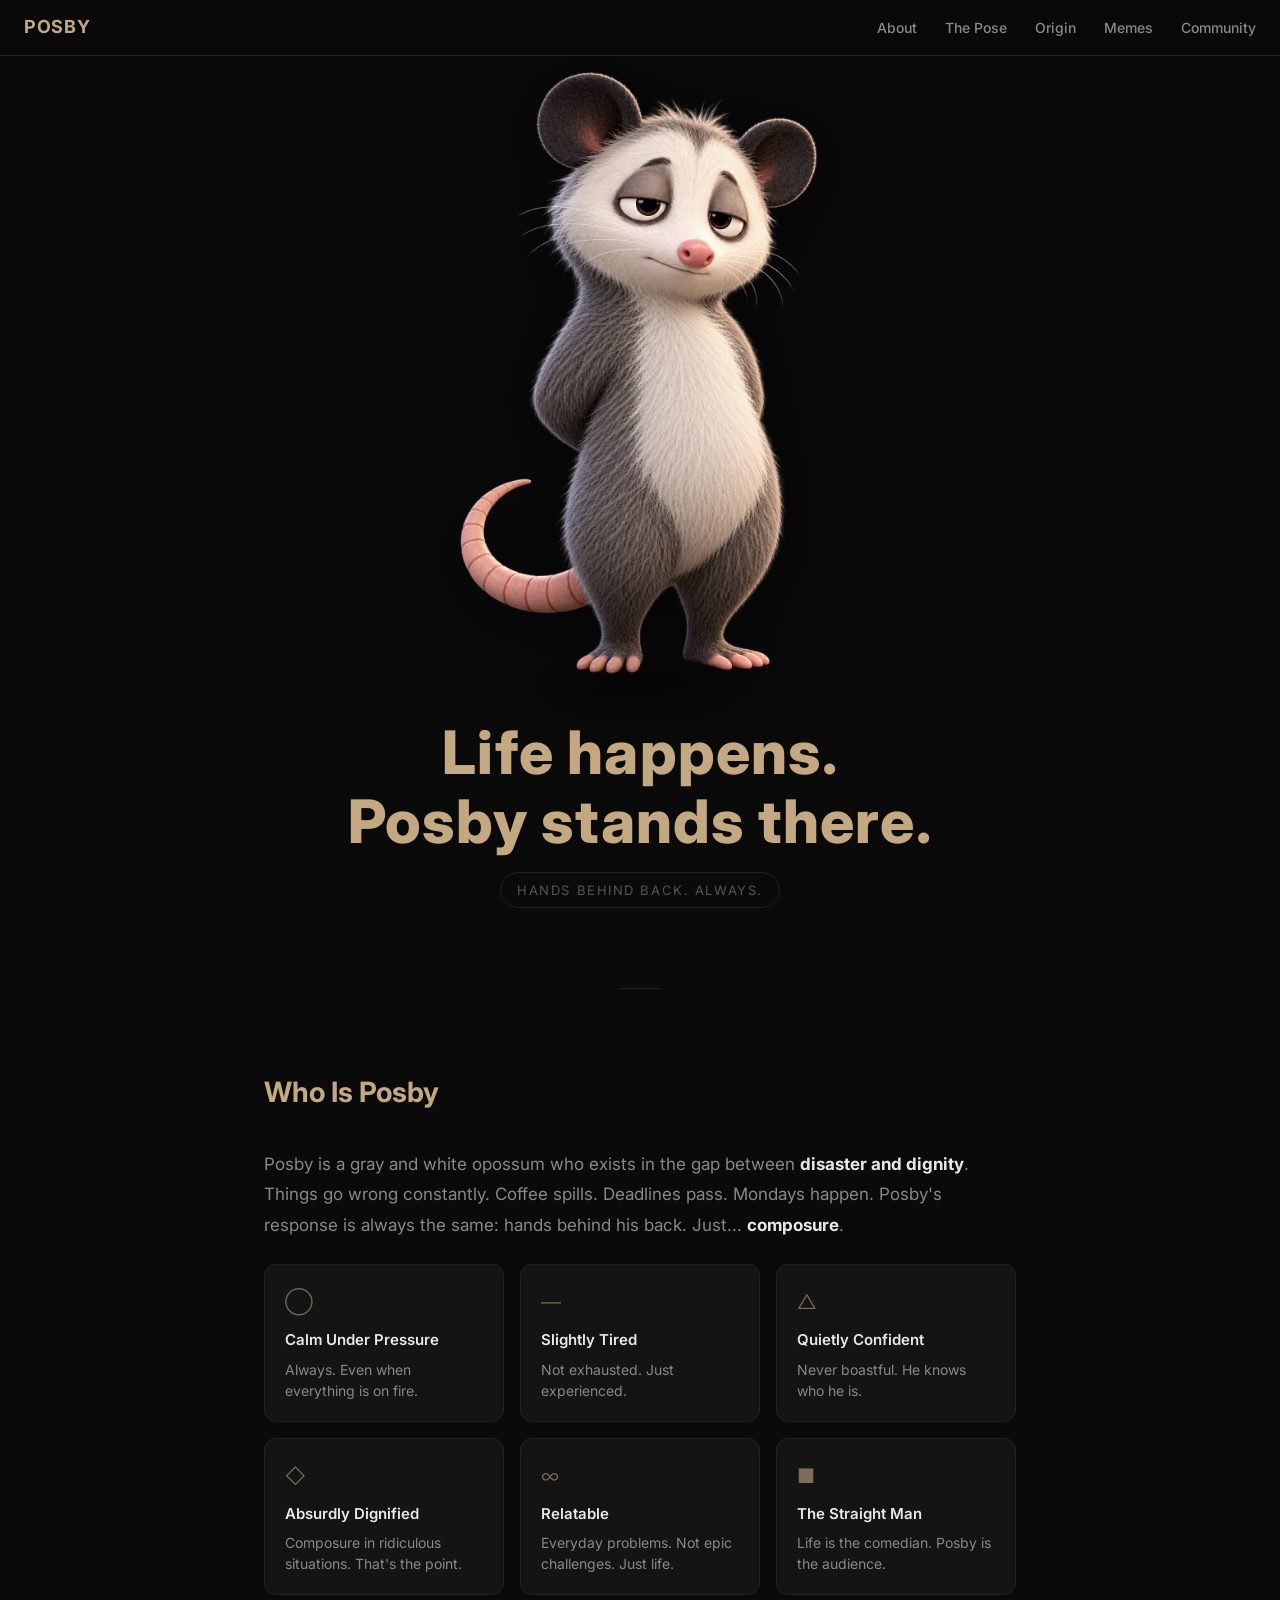
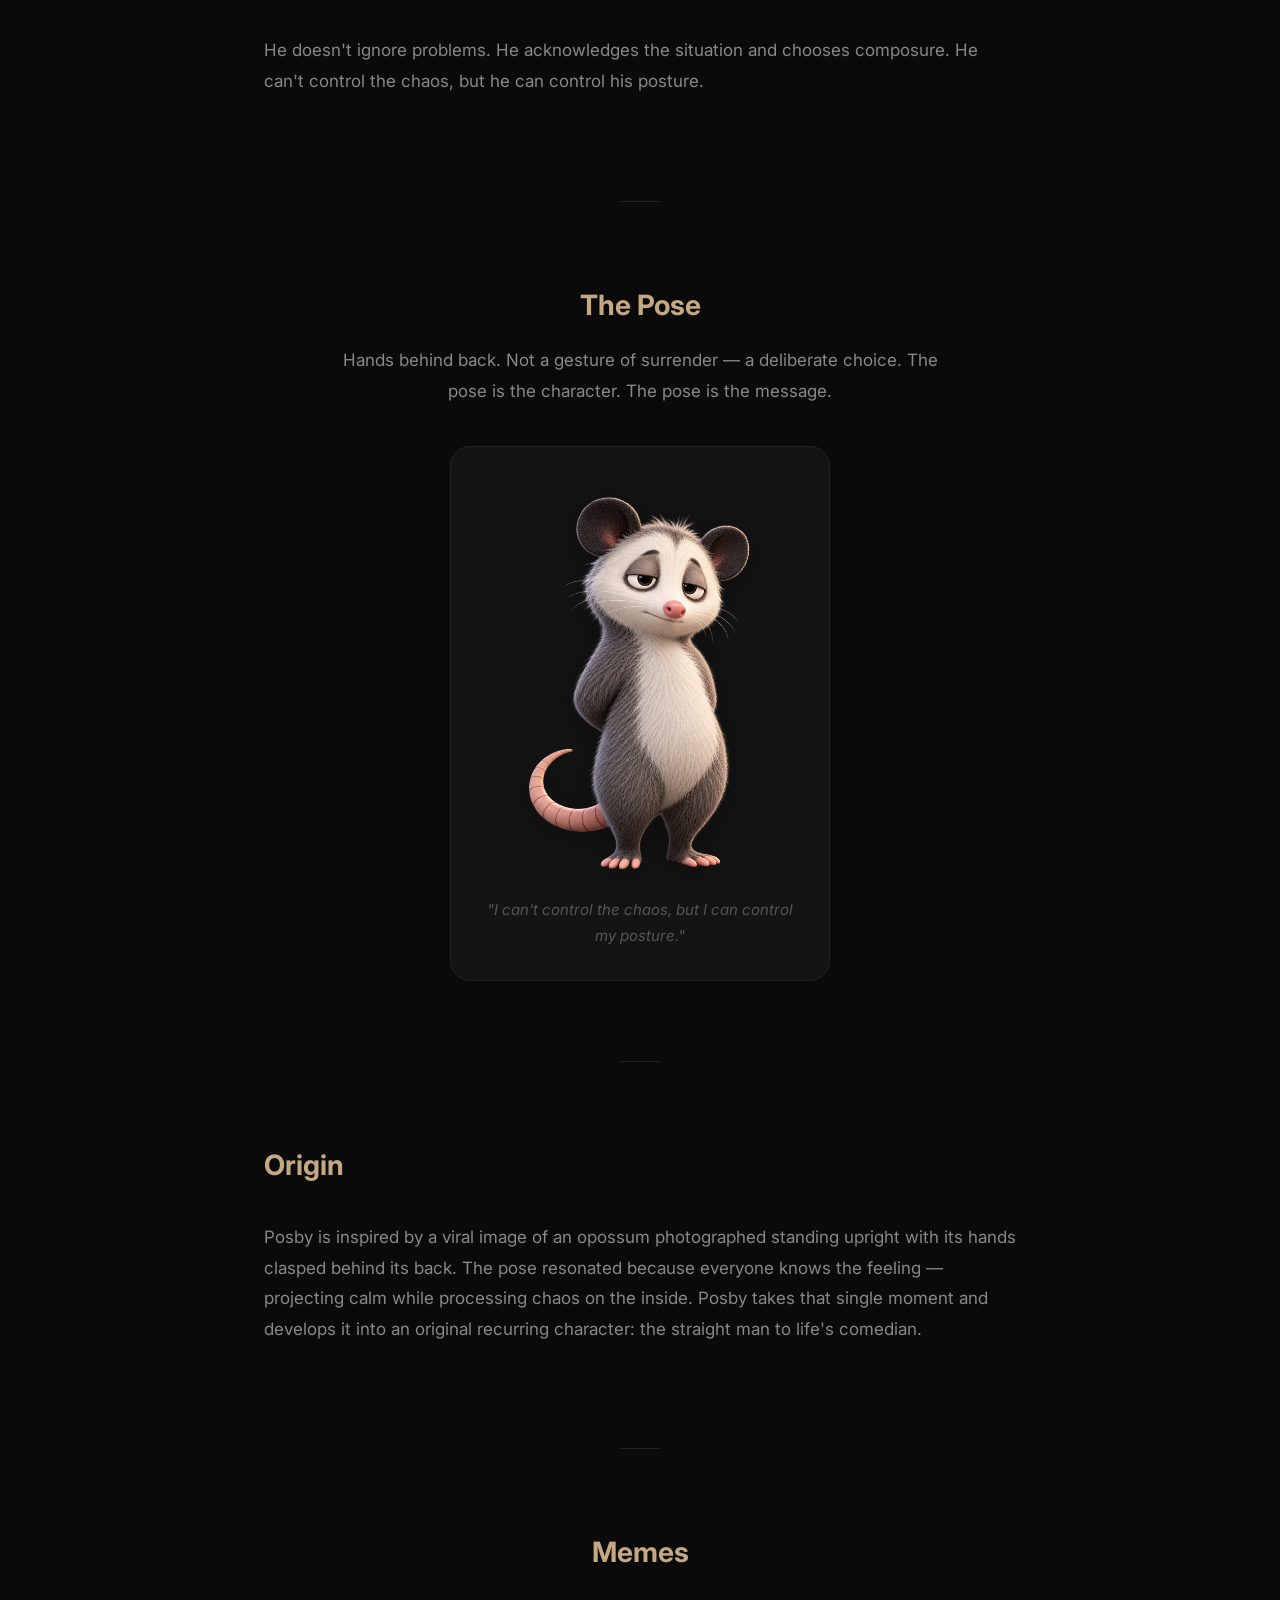
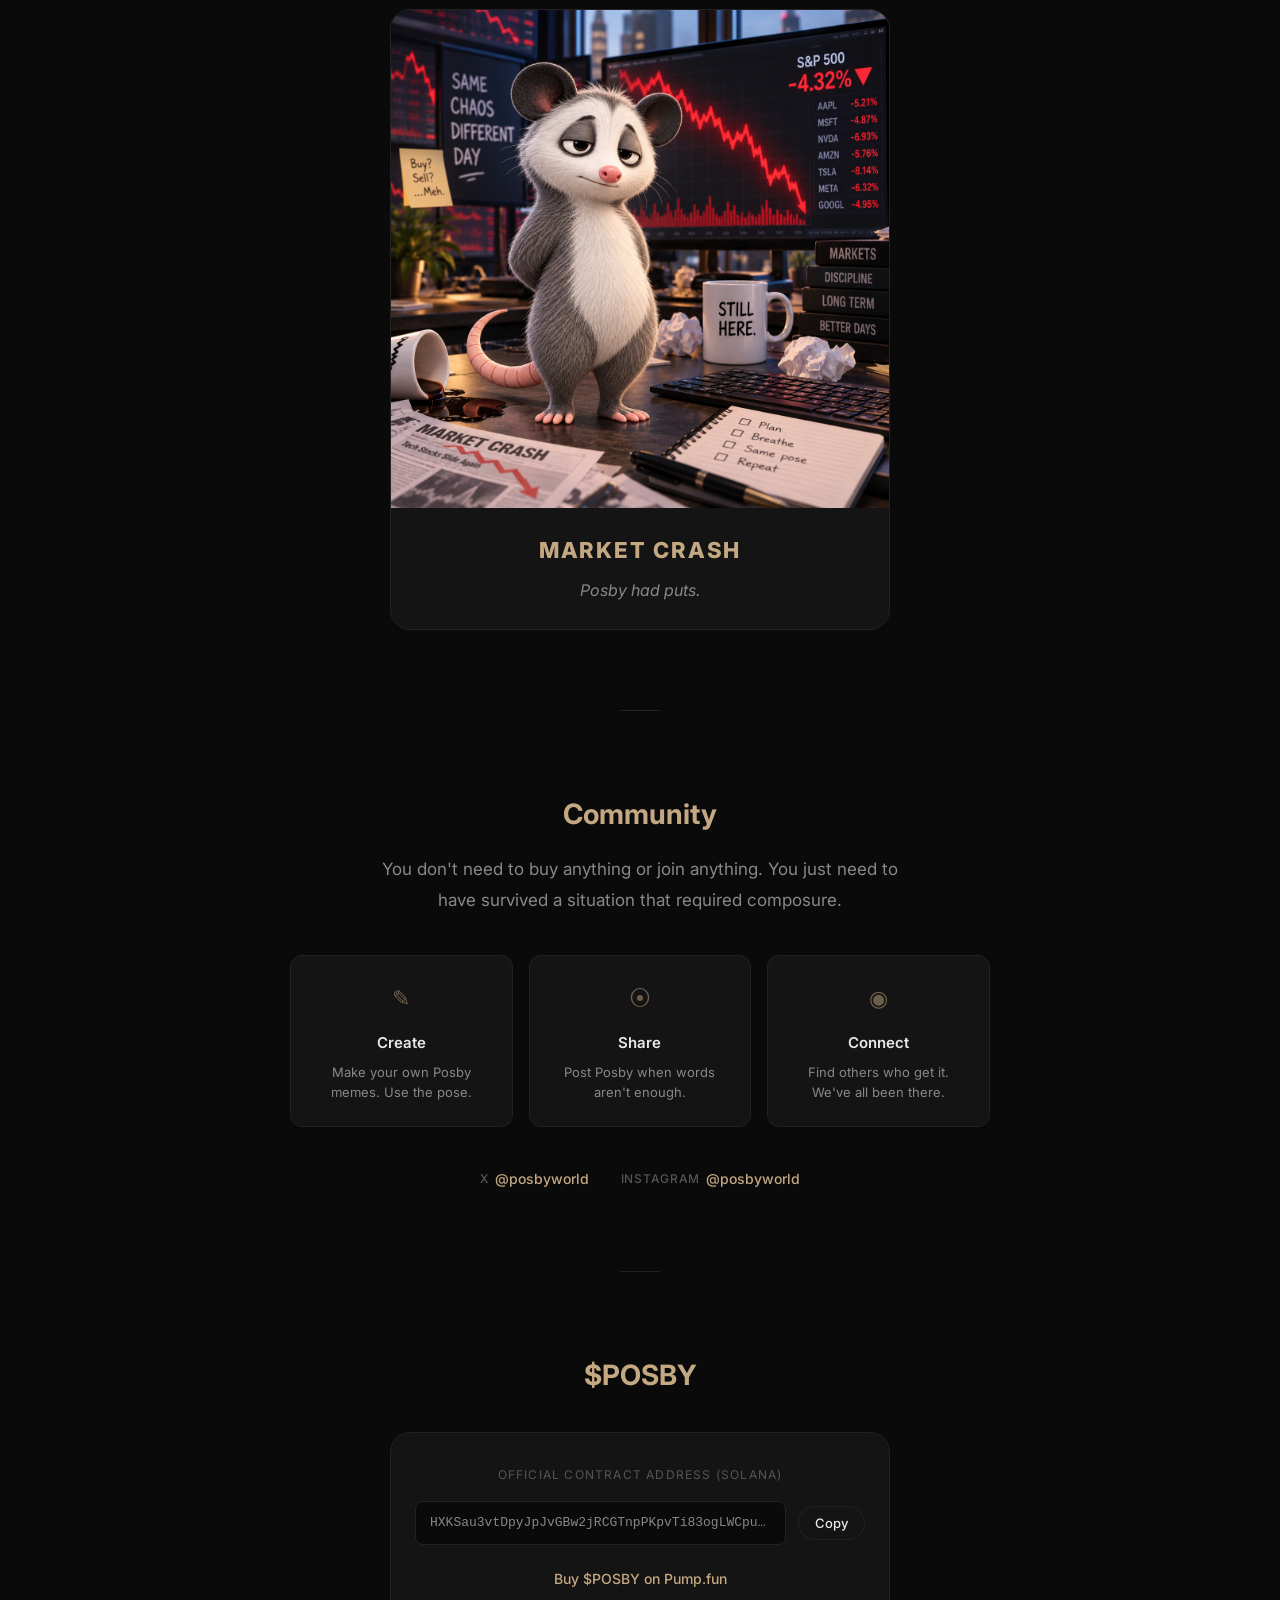
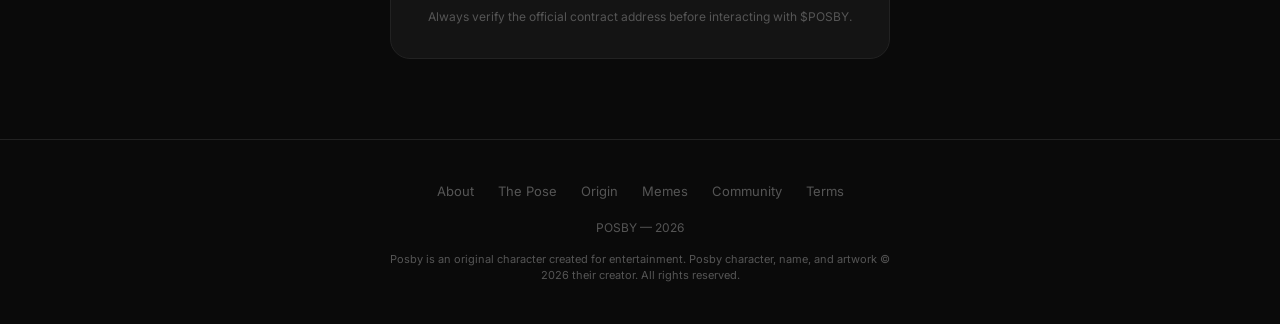
<file: index.html>
<!DOCTYPE html>
<html lang="en">
<head>
  <meta charset="UTF-8">
  <meta name="viewport" content="width=device-width, initial-scale=1.0">
  <title>POSBY — Life happens. Posby stands there.</title>
  <meta name="description" content="Posby is an opossum who stands there with his hands behind his back.">
  <meta property="og:title" content="POSBY — Life happens. Posby stands there.">
  <meta property="og:description" content="Posby is an opossum who stands there with his hands behind his back.">
  <meta property="og:image" content="https://posby.world/assets/images/posby-master.png">
  <meta property="og:url" content="https://posby.world">
  <meta property="og:type" content="website">
  <meta name="twitter:card" content="summary_large_image">
  <meta name="twitter:title" content="POSBY — Life happens. Posby stands there.">
  <meta name="twitter:description" content="Posby is an opossum who stands there with his hands behind his back.">
  <meta name="twitter:image" content="https://posby.world/assets/images/posby-master.png">
  <link rel="icon" type="image/svg+xml" href="assets/images/favicon.svg">
  <link rel="preconnect" href="https://fonts.googleapis.com">
  <link rel="preconnect" href="https://fonts.gstatic.com" crossorigin>
  <link href="https://fonts.googleapis.com/css2?family=Inter:wght@400;500;600;700;800&display=swap" rel="stylesheet">
  <link rel="stylesheet" href="assets/css/style.css">
</head>
<body>

<!-- NAV -->
<nav>
  <a href="#" class="logo">POSBY</a>
  <button class="nav-toggle" onclick="document.querySelector('.nav-links').classList.toggle('open')" aria-label="Menu">&#9776;</button>
  <ul class="nav-links">
    <li><a href="#about">About</a></li>
    <li><a href="#pose">The Pose</a></li>
    <li><a href="#origin">Origin</a></li>
    <li><a href="#memes">Memes</a></li>
    <li><a href="#community">Community</a></li>
  </ul>
</nav>

<!-- HERO -->
<section class="hero">
  <div class="hero-image-wrap">
    <img src="assets/images/posby-master.png" alt="Posby — an opossum standing calmly with hands behind his back" class="hero-image" loading="eager">
  </div>
  <h1>Life happens.<br>Posby stands there.</h1>
  <span class="pose-label">Hands behind back. Always.</span>
</section>

<div class="divider"></div>

<!-- ABOUT -->
<section class="about fade-in" id="about">
  <h2>Who Is Posby</h2>
  <p class="description">
    Posby is a gray and white opossum who exists in the gap between <strong>disaster and dignity</strong>.
    Things go wrong constantly. Coffee spills. Deadlines pass. Mondays happen.
    Posby's response is always the same: hands behind his back. Just... <strong>composure</strong>.
  </p>

  <div class="trait-grid">
    <div class="trait-card">
      <div class="trait-icon">&#9711;</div>
      <h3>Calm Under Pressure</h3>
      <p>Always. Even when everything is on fire.</p>
    </div>
    <div class="trait-card">
      <div class="trait-icon">&#8212;</div>
      <h3>Slightly Tired</h3>
      <p>Not exhausted. Just experienced.</p>
    </div>
    <div class="trait-card">
      <div class="trait-icon">&#9651;</div>
      <h3>Quietly Confident</h3>
      <p>Never boastful. He knows who he is.</p>
    </div>
    <div class="trait-card">
      <div class="trait-icon">&#9671;</div>
      <h3>Absurdly Dignified</h3>
      <p>Composure in ridiculous situations. That's the point.</p>
    </div>
    <div class="trait-card">
      <div class="trait-icon">&#8734;</div>
      <h3>Relatable</h3>
      <p>Everyday problems. Not epic challenges. Just life.</p>
    </div>
    <div class="trait-card">
      <div class="trait-icon">&#9632;</div>
      <h3>The Straight Man</h3>
      <p>Life is the comedian. Posby is the audience.</p>
    </div>
  </div>

  <p class="description">
    He doesn't ignore problems. He acknowledges the situation and chooses composure.
    He can't control the chaos, but he can control his posture.
  </p>
</section>

<div class="divider"></div>

<!-- THE POSE -->
<section class="pose-section fade-in" id="pose">
  <h2>The Pose</h2>
  <p class="pose-description">
    Hands behind back. Not a gesture of surrender — a deliberate choice.
    The pose is the character. The pose is the message.
  </p>
  <div class="pose-visual">
    <img src="assets/images/posby-master.png" alt="Posby in the signature hands-behind-back pose" class="pose-image">
    <p class="pose-text">"I can't control the chaos, but I can control my posture."</p>
  </div>
</section>

<div class="divider"></div>

<!-- ORIGIN -->
<section class="origin fade-in" id="origin">
  <h2>Origin</h2>
  <p class="story">
    Posby is inspired by a viral image of an opossum photographed standing upright
    with its hands clasped behind its back. The pose resonated because everyone knows
    the feeling — projecting calm while processing chaos on the inside.
    Posby takes that single moment and develops it into an original recurring character:
    the straight man to life's comedian.
  </p>
</section>

<div class="divider"></div>

<!-- FEATURED MEME -->
<section class="gallery fade-in" id="memes">
  <h2>Memes</h2>
  <div class="featured-meme">
    <div class="featured-meme-image-wrap">
      <img src="assets/images/posby-market-crash.png" alt="Posby during a market crash — standing calmly with hands behind his back" class="featured-meme-image" loading="lazy">
    </div>
    <div class="featured-meme-text">
      <div class="featured-meme-title">MARKET CRASH</div>
      <div class="featured-meme-caption">Posby had puts.</div>
    </div>
  </div>
</section>

<div class="divider"></div>

<!-- COMMUNITY -->
<section class="community fade-in" id="community">
  <h2>Community</h2>
  <p class="community-text">
    You don't need to buy anything or join anything.
    You just need to have survived a situation that required composure.
  </p>

  <div class="community-grid">
    <div class="community-card">
      <div class="card-icon">&#9998;</div>
      <h3>Create</h3>
      <p>Make your own Posby memes. Use the pose.</p>
    </div>
    <div class="community-card">
      <div class="card-icon">&#10687;</div>
      <h3>Share</h3>
      <p>Post Posby when words aren't enough.</p>
    </div>
    <div class="community-card">
      <div class="card-icon">&#9673;</div>
      <h3>Connect</h3>
      <p>Find others who get it. We've all been there.</p>
    </div>
  </div>

  <div class="social-links">
    <a href="https://x.com/posbyworld" class="social-link" target="_blank" rel="noopener">
      <span class="social-platform">X</span> <span class="social-handle">@posbyworld</span>
    </a>
    <a href="https://www.instagram.com/posbyworld/" class="social-link" target="_blank" rel="noopener">
      <span class="social-platform">Instagram</span> <span class="social-handle">@posbyworld</span>
    </a>
  </div>
</section>

<div class="divider"></div>

<!-- TOKEN -->
<section class="token fade-in" id="token">
  <h2>$POSBY</h2>

  <div class="token-card">
    <div class="token-label">Official Contract Address (Solana)</div>
    <div class="token-address-row">
      <code class="token-address">HXKSau3vtDpyJpJvGBw2jRCGTnpPKpvTi83ogLWCpump</code>
      <button class="token-copy" onclick="navigator.clipboard.writeText('HXKSau3vtDpyJpJvGBw2jRCGTnpPKpvTi83ogLWCpump').then(()=>{this.textContent='Copied';setTimeout(()=>{this.textContent='Copy'},1500)})">Copy</button>
    </div>
    <a href="https://pump.fun/coin/HXKSau3vtDpyJpJvGBw2jRCGTnpPKpvTi83ogLWCpump"
       class="token-link" target="_blank" rel="noopener">
      Buy $POSBY on Pump.fun
      </a>
      <p class="token-verify">Always verify the official contract address before interacting with $POSBY.</p>
    </div>
  </section>

<!-- FOOTER -->
<footer>
  <div class="footer-links">
    <a href="#about">About</a>
    <a href="#pose">The Pose</a>
    <a href="#origin">Origin</a>
    <a href="#memes">Memes</a>
    <a href="#community">Community</a>
    <a href="terms.html">Terms</a>
  </div>
  <p class="copyright">POSBY &mdash; 2026</p>
  <p class="disclaimer">
    Posby is an original character created for entertainment.
    Posby character, name, and artwork &copy; 2026 their creator. All rights reserved.
  </p>
</footer>

<!-- SCROLL ANIMATION -->
<script>
  const observer = new IntersectionObserver((entries) => {
    entries.forEach(entry => {
      if (entry.isIntersecting) {
        entry.target.classList.add('visible');
      }
    });
  }, { threshold: 0.1 });

  document.querySelectorAll('.fade-in').forEach(el => observer.observe(el));
</script>

</body>
</html>
</file>
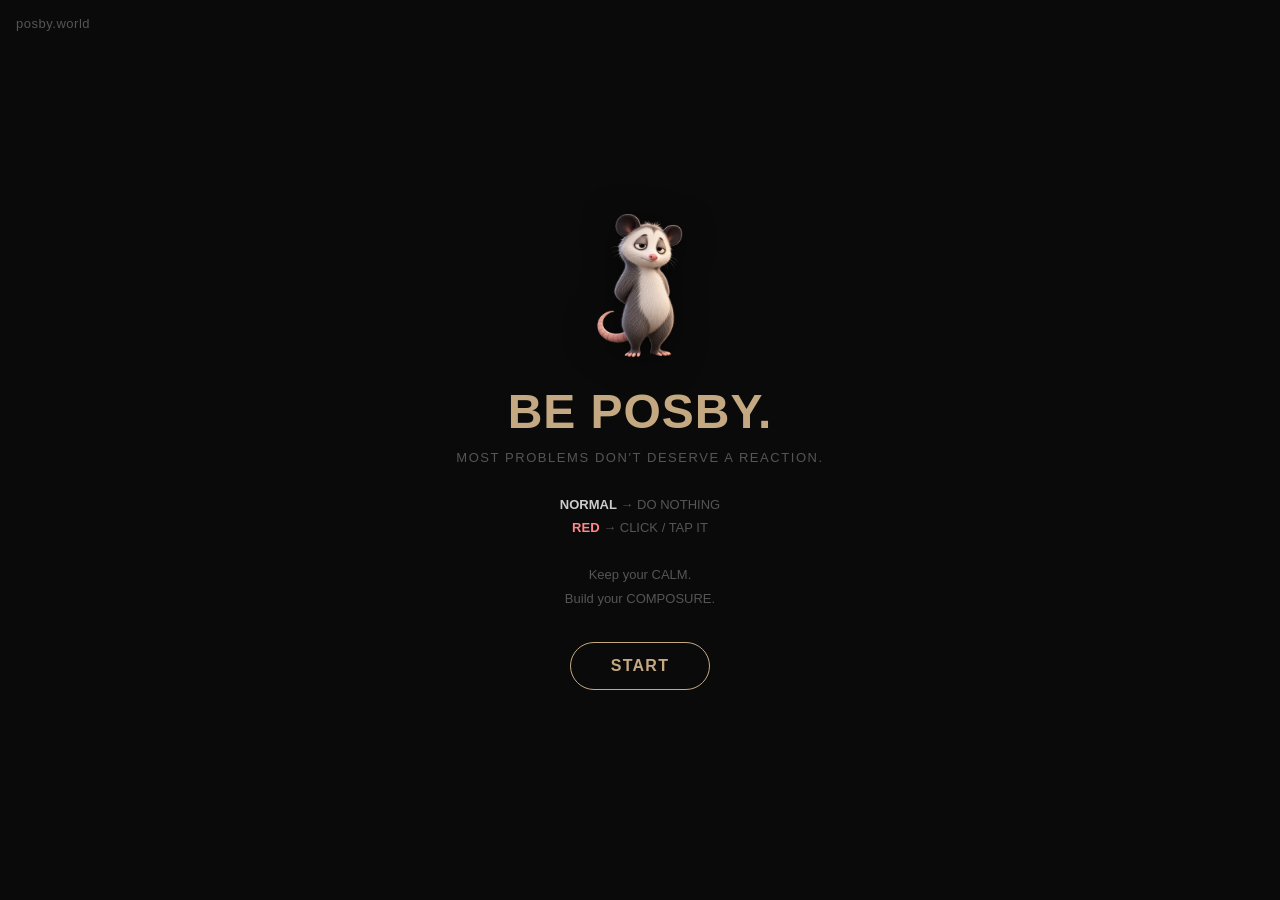
<file: game/index.html>
<!DOCTYPE html>
<html lang="en">
<head>
  <meta charset="UTF-8">
  <meta name="viewport" content="width=device-width, initial-scale=1.0, user-scalable=no">
  <title>DON'T MOVE POSBY</title>
  <style>
    * { margin: 0; padding: 0; box-sizing: border-box; }

    body {
      background: #0a0a0a;
      color: #e8e8e8;
      font-family: 'Inter', -apple-system, BlinkMacSystemFont, 'Segoe UI', sans-serif;
      overflow: hidden;
      height: 100vh;
      height: 100dvh;
      touch-action: manipulation;
      -webkit-user-select: none;
      user-select: none;
    }

    #game {
      position: relative;
      width: 100%;
      height: 100vh;
      height: 100dvh;
      overflow: hidden;
    }

    /* HUD */
    #hud {
      position: absolute;
      top: 0;
      left: 0;
      right: 0;
      padding: 12px 16px;
      z-index: 10;
      display: flex;
      justify-content: space-between;
      align-items: center;
      background: linear-gradient(to bottom, rgba(10,10,10,0.9) 0%, transparent 100%);
      pointer-events: none;
    }

    .hud-left, .hud-right {
      display: flex;
      flex-direction: column;
      gap: 4px;
    }

    .hud-center {
      display: flex;
      flex-direction: column;
      align-items: center;
      gap: 2px;
    }

    .hud-label {
      font-size: 10px;
      text-transform: uppercase;
      letter-spacing: 0.12em;
      color: #555;
    }

    .hud-value {
      font-size: 20px;
      font-weight: 700;
      font-variant-numeric: tabular-nums;
    }

    #composure-value { color: #c4a882; }
    #calm-value { color: #888; }

    .calm-bar-wrap {
      width: 100%;
      height: 4px;
      background: #222;
      border-radius: 2px;
      overflow: hidden;
      margin-top: 4px;
    }

    #calm-bar {
      height: 100%;
      width: 100%;
      background: #c4a882;
      border-radius: 2px;
      transition: width 0.3s ease, background 0.3s ease;
    }

    /* STREAK */
    #streak-display {
      font-size: 14px;
      font-weight: 700;
      color: #666;
      transition: color 0.3s, transform 0.3s;
    }

    #streak-display.milestone {
      color: #c4a882;
      transform: scale(1.3);
    }

    /* POSBY */
    #posby-wrap {
      position: absolute;
      bottom: 10%;
      left: 50%;
      transform: translateX(-50%);
      z-index: 5;
      pointer-events: none;
    }

    #posby-img {
      width: 160px;
      height: auto;
      display: block;
      filter: drop-shadow(0 4px 24px rgba(0,0,0,0.6));
    }

    @media (max-width: 640px) {
      #posby-img { width: 120px; }
      #hud { padding: 8px 12px; }
      .hud-value { font-size: 16px; }
    }

    /* SITUATIONS */
    .situation {
      position: absolute;
      z-index: 8;
      padding: 12px 18px;
      border-radius: 12px;
      font-size: 14px;
      font-weight: 600;
      white-space: nowrap;
      pointer-events: none;
      opacity: 0;
      animation: fadeIn 0.3s ease forwards;
    }

    .situation.fake {
      background: rgba(20, 20, 20, 0.9);
      border: 1px solid #333;
      color: #ccc;
    }

    .situation.real {
      background: rgba(60, 15, 15, 0.95);
      border: 1px solid #a33;
      color: #f88;
      box-shadow: 0 0 20px rgba(200, 50, 50, 0.3);
      animation: fadeIn 0.3s ease forwards, pulse 0.8s ease-in-out infinite;
    }

    @keyframes fadeIn {
      to { opacity: 1; }
    }

    @keyframes pulse {
      0%, 100% { box-shadow: 0 0 20px rgba(200, 50, 50, 0.3); }
      50% { box-shadow: 0 0 30px rgba(200, 50, 50, 0.6); }
    }

    /* FEEDBACK */
    .feedback {
      position: absolute;
      z-index: 20;
      font-size: 18px;
      font-weight: 700;
      pointer-events: none;
      animation: floatUp 1s ease forwards;
    }

    .feedback.good { color: #8c8; }
    .feedback.bad { color: #c88; }

    @keyframes floatUp {
      0% { opacity: 1; transform: translateY(0); }
      100% { opacity: 0; transform: translateY(-60px); }
    }

    /* SCREENS */
    .screen {
      position: absolute;
      inset: 0;
      display: flex;
      flex-direction: column;
      align-items: center;
      justify-content: center;
      z-index: 50;
      background: rgba(10, 10, 10, 0.95);
      text-align: center;
      padding: 24px;
    }

    .screen h1 {
      font-size: clamp(28px, 7vw, 48px);
      font-weight: 800;
      color: #c4a882;
      margin-bottom: 8px;
      letter-spacing: 0.02em;
    }

    .screen h2 {
      font-size: clamp(20px, 4vw, 32px);
      font-weight: 700;
      color: #c4a882;
      margin-bottom: 16px;
    }

    .screen p {
      font-size: 15px;
      color: #888;
      line-height: 1.7;
      max-width: 400px;
      margin-bottom: 24px;
    }

    .screen .subtitle {
      font-size: 13px;
      color: #555;
      text-transform: uppercase;
      letter-spacing: 0.12em;
      margin-bottom: 24px;
    }

    .stat-row {
      display: flex;
      gap: 32px;
      margin-bottom: 24px;
      flex-wrap: wrap;
      justify-content: center;
    }

    .stat {
      text-align: center;
    }

    .stat-label {
      font-size: 11px;
      color: #555;
      text-transform: uppercase;
      letter-spacing: 0.1em;
      margin-bottom: 4px;
    }

    .stat-value {
      font-size: 28px;
      font-weight: 800;
      color: #c4a882;
      font-variant-numeric: tabular-nums;
    }

    .game-over-line {
      font-size: 16px;
      color: #666;
      font-style: italic;
      margin-bottom: 12px;
    }

    .mistakes-line {
      font-size: 13px;
      color: #555;
      margin-bottom: 24px;
    }

    .btn {
      display: inline-block;
      padding: 14px 40px;
      border: 1px solid #c4a882;
      border-radius: 24px;
      color: #c4a882;
      font-size: 16px;
      font-weight: 700;
      font-family: inherit;
      background: transparent;
      cursor: pointer;
      transition: background 0.2s, color 0.2s;
      -webkit-tap-highlight-color: transparent;
      letter-spacing: 0.08em;
    }

    .btn:hover, .btn:active {
      background: #c4a882;
      color: #0a0a0a;
    }

    .btn-x {
      display: inline-block;
      padding: 14px 40px;
      border: 1px solid #fff;
      border-radius: 24px;
      color: #fff;
      font-size: 16px;
      font-weight: 700;
      font-family: inherit;
      background: transparent;
      cursor: pointer;
      transition: background 0.2s, color 0.2s;
      -webkit-tap-highlight-color: transparent;
      letter-spacing: 0.08em;
    }

    .btn-x:hover, .btn-x:active {
      background: #fff;
      color: #0a0a0a;
    }

    .btn-row {
      display: flex;
      gap: 12px;
      justify-content: center;
      flex-wrap: wrap;
    }

    .hidden { display: none !important; }

    .posby-small {
      width: 100px;
      height: auto;
      margin-bottom: 24px;
      filter: drop-shadow(0 4px 16px rgba(0,0,0,0.5));
    }

    .how-to {
      font-size: 13px;
      color: #555;
      line-height: 1.8;
      max-width: 340px;
      margin-bottom: 32px;
    }

    .how-to strong {
      color: #c4a882;
      font-weight: 600;
    }

    .back-link {
      position: absolute;
      top: 16px;
      left: 16px;
      font-size: 13px;
      color: #555;
      text-decoration: none;
      letter-spacing: 0.04em;
      transition: color 0.2s;
      z-index: 60;
    }

    .back-link:hover { color: #c4a882; }

    .rule-normal {
      color: #ccc;
      font-weight: 700;
    }

    .rule-red {
      color: #f88;
      font-weight: 700;
    }

    /* TEACHING MESSAGES */
    .teach-msg {
      position: absolute;
      z-index: 30;
      left: 50%;
      top: 20%;
      transform: translateX(-50%);
      background: rgba(20, 20, 20, 0.95);
      border: 1px solid #333;
      border-radius: 12px;
      padding: 14px 24px;
      font-size: 15px;
      font-weight: 600;
      color: #c4a882;
      text-align: center;
      pointer-events: none;
      white-space: nowrap;
      animation: teachIn 0.4s ease forwards;
    }

    .teach-msg.red-msg {
      border-color: #a33;
      color: #f88;
      animation: teachIn 0.4s ease forwards, pulse 0.8s ease-in-out infinite;
    }

    @keyframes teachIn {
      0% { opacity: 0; transform: translateX(-50%) translateY(10px); }
      100% { opacity: 1; transform: translateX(-50%) translateY(0); }
    }

    /* STREAK POPUP */
    .streak-popup {
      position: absolute;
      z-index: 25;
      left: 50%;
      top: 40%;
      transform: translateX(-50%);
      font-size: 24px;
      font-weight: 800;
      color: #c4a882;
      pointer-events: none;
      animation: streakPop 1.2s ease forwards;
      text-shadow: 0 0 20px rgba(196, 168, 130, 0.5);
    }

    @keyframes streakPop {
      0% { opacity: 0; transform: translateX(-50%) scale(0.5); }
      30% { opacity: 1; transform: translateX(-50%) scale(1.2); }
      60% { opacity: 1; transform: translateX(-50%) scale(1); }
      100% { opacity: 0; transform: translateX(-50%) translateY(-40px); }
    }
  </style>
</head>
<body>

<div id="game">
  <!-- HUD -->
  <div id="hud" class="hidden">
    <div class="hud-left">
      <span class="hud-label">Composure</span>
      <span class="hud-value" id="composure-value">0</span>
    </div>
    <div class="hud-center">
      <span class="hud-label">Unbothered</span>
      <span id="streak-display">×0</span>
    </div>
    <div class="hud-right">
      <span class="hud-label">Calm</span>
      <span class="hud-value" id="calm-value">100%</span>
      <div class="calm-bar-wrap"><div id="calm-bar"></div></div>
    </div>
  </div>

  <!-- POSBY -->
  <div id="posby-wrap" class="hidden">
    <img src="../assets/images/posby-master.png" alt="Posby" id="posby-img">
  </div>

  <!-- INSTRUCTION SCREEN -->
  <div class="screen" id="start-screen">
    <a href="/" class="back-link">posby.world</a>
    <img src="../assets/images/posby-master.png" alt="Posby" class="posby-small">
    <h1>BE POSBY.</h1>
    <p class="subtitle">Most problems don't deserve a reaction.</p>
    <div class="how-to">
      <span class="rule-normal">NORMAL</span> → DO NOTHING<br>
      <span class="rule-red">RED</span> → CLICK / TAP IT<br><br>
      Keep your CALM.<br>Build your COMPOSURE.
    </div>
    <button class="btn" id="start-btn">START</button>
  </div>

  <!-- GAME OVER SCREEN -->
  <div class="screen hidden" id="gameover-screen">
    <a href="/" class="back-link">posby.world</a>
    <img src="../assets/images/posby-master.png" alt="Posby" class="posby-small">
    <h2>GAME OVER</h2>
    <div class="stat-row">
      <div class="stat">
        <div class="stat-label">Composure</div>
        <div class="stat-value" id="final-composure">0</div>
      </div>
      <div class="stat">
        <div class="stat-label">Best</div>
        <div class="stat-value" id="best-composure">0</div>
      </div>
      <div class="stat">
        <div class="stat-label">Survived</div>
        <div class="stat-value" id="survival-time">0s</div>
      </div>
    </div>
    <p class="mistakes-line" id="mistakes-line"></p>
    <p class="game-over-line" id="gameover-line">Life happened. You stood there.</p>
    <div class="btn-row">
      <button class="btn" id="restart-btn">AGAIN</button>
      <button class="btn-x" id="share-btn">SHARE ON X</button>
    </div>
  </div>
</div>

<script>
(function() {
  // ELEMENTS
  const game = document.getElementById('game');
  const hud = document.getElementById('hud');
  const posbyWrap = document.getElementById('posby-wrap');
  const composureEl = document.getElementById('composure-value');
  const calmEl = document.getElementById('calm-value');
  const calmBar = document.getElementById('calm-bar');
  const streakDisplay = document.getElementById('streak-display');
  const startScreen = document.getElementById('start-screen');
  const gameoverScreen = document.getElementById('gameover-screen');
  const startBtn = document.getElementById('start-btn');
  const restartBtn = document.getElementById('restart-btn');
  const finalComposure = document.getElementById('final-composure');
  const bestComposure = document.getElementById('best-composure');
  const survivalTime = document.getElementById('survival-time');
  const mistakesLine = document.getElementById('mistakes-line');
  const gameoverLine = document.getElementById('gameover-line');
  const shareBtn = document.getElementById('share-btn');

  // GAME STATE
  let composure = 0;
  let calm = 100;
  let running = false;
  let startTime = 0;
  let elapsed = 0;
  let spawnTimer = 0;
  let situations = [];
  let animFrame = null;
  let lastTime = 0;

  // V1 POLISH STATE
  let streak = 0;
  let mistakes = 0;   // unnecessary reactions (tapped fake or empty space)
  let panics = 0;     // missed real situations (red reached Posby)
  let bestStreak = 0;

  // FIRST-GAME TEACHING
  let isFirstGame = !localStorage.getItem('posby_played');
  let taughtFake = false;
  let taughtReal = false;

  // SITUATIONS
  const FAKE_SITUATIONS = [
    { text: 'WE NEED TO TALK', emoji: '💬' },
    { text: 'Your package has been delayed', emoji: '📦' },
    { text: 'SERVER DOWN', emoji: '🖥️' },
    { text: 'Phone ringing...', emoji: '📱' },
    { text: 'Favorite team losing 47-3', emoji: '🏈' },
    { text: 'Boss: "Quick call?"', emoji: '👔' },
    { text: '3 new emails from HR', emoji: '📧' },
    { text: 'Meeting could have been an email', emoji: '📋' },
    { text: 'Someone ate your lunch', emoji: '🥪' },
    { text: 'WiFi disconnected', emoji: '📶' },
    { text: 'Printer jammed again', emoji: '🖨️' },
    { text: 'Your Uber is 15 min away', emoji: '🚗' },
    { text: 'Someone replied-all', emoji: '📨' },
    { text: 'Coffee machine broken', emoji: '☕' },
    { text: 'Monday morning, 6:47 AM', emoji: '⏰' },
    { text: 'DoorDash order wrong', emoji: '🥡' },
    { text: 'Spotify ad in the middle of a vibe', emoji: '🎵' },
    { text: 'Low battery warning', emoji: '🔋' },
    { text: 'Group chat has 47 unread messages', emoji: '💬' },
    { text: 'Someone stole your parking spot', emoji: '🅿️' },
    { text: 'Excel crashed without saving', emoji: '📊' },
    { text: 'Train delayed "few minutes"', emoji: '🚇' },
    { text: 'Your ex liked your photo', emoji: '📸' },
    { text: '499 Slack notifications', emoji: '🔔' },
  ];

  const REAL_SITUATIONS = [
    { text: 'FINAL BOARDING CALL', emoji: '✈️' },
    { text: 'Laptop on fire', emoji: '🔥' },
    { text: 'Bus is leaving NOW', emoji: '🚌' },
    { text: 'Your turn to present', emoji: '🎤' },
    { text: 'Object heading at your face', emoji: '💥' },
    { text: 'Falling coffee cup', emoji: '☕' },
    { text: 'Door closing — RUN', emoji: '🚪' },
    { text: 'Ball coming at you', emoji: '⚽' },
    { text: 'Someone pushed you', emoji: '🫸' },
    { text: 'Catch your phone!', emoji: '📱' },
    { text: 'Dodge the bird!', emoji: '🐦' },
    { text: 'Hot soup tipping over', emoji: '🍜' },
  ];

  // FUNNY MESSAGES: unnecessary reactions (tapped a fake or empty space)
  const UNNECESSARY_REACTIONS = [
    'That was nothing.',
    'Calm down.',
    'Bro. It was a Slack notification.',
    'Posby does not flinch.',
    'You panicked at a printer.',
    'Relax. The WiFi will come back.',
    'That did not require a tap.',
    'Lunch theft is not an emergency.',
    'You just got ratio\'d by your own reflexes.',
    'Unnecessary.',
    'HR can wait.',
    'The parking spot is gone. Let it go.',
    'It\'s just a group chat.',
    'That was a vibe check, not a threat.',
    'You flinched. Posby didn\'t.',
    'Boss said "quick call" not "emergency."',
    'Netflix buffer is not a crisis.',
    '499 Slack notifs. Not a single one mattered.',
  ];

  // FUNNY MESSAGES: missed real situations (red reached Posby)
  const MISSED_REAL = [
    'That one was real. Oops.',
    'The bus left without you.',
    'Your laptop is still on fire.',
    'Posby took the hit.',
    'You had ONE job.',
    'The soup got everywhere.',
    'That bird did not dodge itself.',
    'Boarding call: missed.',
    'Your phone is now shattered.',
    'The door closed. You\'re still here.',
    'The ball hit. You didn\'t move.',
    'Should have tapped that one.',
  ];

  const GAMEOVER_LINES = {
    good: [
      'Life happened. You stood there.',
      'Composure level: legendary.',
      'Posby would be proud.',
      'Noted.',
      'Hands behind back. Always.',
      'You survived the chaos with dignity.',
      'Life is the comedian. You were the audience.',
      'Fine.',
      'Still here.',
    ],
    mid: [
      'Room for improvement.',
      'You tried. Sort of.',
      'Posby has concerns.',
      'Almost unbothered.',
      'The composure is developing.',
    ],
    bad: [
      'Posby is disappointed.',
      'You flinched at everything.',
      'Deep breaths. Try again.',
      'Composure was not found.',
      'That was... reactive.',
    ]
  };

  function rand(min, max) { return Math.random() * (max - min) + min; }
  function pick(arr) { return arr[Math.floor(Math.random() * arr.length)]; }

  // STREAK DISPLAY
  function updateStreakDisplay() {
    streakDisplay.textContent = '×' + streak;
    if (streak >= 20) {
      streakDisplay.style.color = '#f88';
    } else if (streak >= 10) {
      streakDisplay.style.color = '#c4a882';
    } else if (streak >= 5) {
      streakDisplay.style.color = '#aa8';
    } else {
      streakDisplay.style.color = '#666';
    }
  }

  function checkStreakMilestone() {
    if (streak === 5 || streak === 10 || streak === 20) {
      showStreakPopup('×' + streak + ' UNBOTHERED');
      streakDisplay.classList.add('milestone');
      setTimeout(() => streakDisplay.classList.remove('milestone'), 600);
    }
    // Ongoing ×20+ flashes every 10
    if (streak > 20 && streak % 10 === 0) {
      showStreakPopup('×' + streak + ' UNBOTHERED');
      streakDisplay.classList.add('milestone');
      setTimeout(() => streakDisplay.classList.remove('milestone'), 600);
    }
  }

  function showStreakPopup(text) {
    const el = document.createElement('div');
    el.className = 'streak-popup';
    el.textContent = text;
    game.appendChild(el);
    setTimeout(() => el.remove(), 1200);
  }

  function resetStreak() {
    streak = 0;
    updateStreakDisplay();
  }

  // TEACHING MESSAGE
  function showTeach(text, isRed) {
    const el = document.createElement('div');
    el.className = 'teach-msg' + (isRed ? ' red-msg' : '');
    el.textContent = text;
    game.appendChild(el);
    setTimeout(() => {
      el.style.transition = 'opacity 0.4s';
      el.style.opacity = '0';
      setTimeout(() => el.remove(), 400);
    }, 2000);
  }

  // SPAWN SITUATION
  function spawnSituation() {
    const phase = elapsed < 10 ? 0 : elapsed < 25 ? 1 : elapsed < 40 ? 2 : 3;
    const realChance = phase === 0 ? 0.05 : phase === 1 ? 0.15 : phase === 2 ? 0.25 : 0.35;
    const isReal = Math.random() < realChance;
    const data = isReal ? pick(REAL_SITUATIONS) : pick(FAKE_SITUATIONS);

    const el = document.createElement('div');
    el.className = 'situation ' + (isReal ? 'real' : 'fake');
    el.textContent = data.emoji + ' ' + data.text;

    // Spawn from edges
    const side = Math.floor(Math.random() * 4); // 0=top, 1=right, 2=bottom, 3=left
    const vw = window.innerWidth;
    const vh = window.innerHeight;
    let x, y, tx, ty;

    // Target: center area where Posby is
    const cx = vw / 2;
    const cy = vh * 0.7;

    switch (side) {
      case 0: x = rand(10, vw - 10); y = -50; break;
      case 1: x = vw + 50; y = rand(10, vh - 10); break;
      case 2: x = rand(10, vw - 10); y = vh + 50; break;
      case 3: x = -50; y = rand(10, vh - 10); break;
    }

    // Target slightly offset from center so they don't all stack
    tx = cx + rand(-80, 80);
    ty = cy + rand(-60, 20);

    el.style.left = x + 'px';
    el.style.top = y + 'px';

    const speed = Math.max(0.4, 1 - elapsed * 0.012); // faster over time
    const duration = rand(1.5, 3) * speed;

    game.appendChild(el);

    const sit = {
      el: el,
      isReal: isReal,
      data: data,
      x: x, y: y,
      tx: tx, ty: ty,
      startX: x, startY: y,
      progress: 0,
      duration: duration,
      active: true,
      resolved: false,
    };

    situations.push(sit);

    // First-game teaching messages
    if (isFirstGame) {
      if (!isReal && !taughtFake) {
        taughtFake = true;
        showTeach("Don't tap. Posby doesn't care.", false);
      } else if (isReal && !taughtReal) {
        taughtReal = true;
        showTeach('This one matters. TAP IT.', true);
      }
    }
  }

  // FEEDBACK POPUP
  function showFeedback(text, good, x, y) {
    const el = document.createElement('div');
    el.className = 'feedback ' + (good ? 'good' : 'bad');
    el.textContent = text;
    el.style.left = x + 'px';
    el.style.top = y + 'px';
    game.appendChild(el);
    setTimeout(() => el.remove(), 1000);
  }

  // CONTEXTUAL MESSAGE (floating, different from feedback)
  function showContextMsg(text, x, y) {
    const el = document.createElement('div');
    el.className = 'feedback';
    el.style.color = '#777';
    el.style.fontSize = '13px';
    el.style.fontWeight = '500';
    el.style.fontStyle = 'italic';
    el.textContent = text;
    el.style.left = x + 'px';
    el.style.top = (y + 30) + 'px';
    game.appendChild(el);
    setTimeout(() => el.remove(), 1500);
  }

  // UPDATE HUD
  function updateHUD() {
    composureEl.textContent = Math.floor(composure);
    calmEl.textContent = Math.floor(calm) + '%';
    calmBar.style.width = calm + '%';
    calmBar.style.background = calm > 50 ? '#c4a882' : calm > 25 ? '#c88' : '#c44';
    updateStreakDisplay();
  }

  // GAME LOOP
  function gameLoop(time) {
    if (!running) return;

    if (!lastTime) lastTime = time;
    const dt = (time - lastTime) / 1000;
    lastTime = time;

    elapsed = (time - startTime) / 1000;

    // Spawn rate increases over time
    const spawnInterval = Math.max(0.6, 2 - elapsed * 0.035);
    spawnTimer += dt;
    if (spawnTimer >= spawnInterval) {
      spawnTimer = 0;
      spawnSituation();
    }

    // Passive composure gain (standing still = composure)
    composure += dt * 5 * (1 + elapsed * 0.05);

    // Update situations
    for (let i = situations.length - 1; i >= 0; i--) {
      const sit = situations[i];
      if (!sit.active) {
        situations.splice(i, 1);
        continue;
      }

      sit.progress += dt / sit.duration;

      // Ease out movement
      const t = Math.min(1, sit.progress);
      const ease = 1 - (1 - t) * (1 - t);
      const cx = sit.startX + (sit.tx - sit.startX) * ease;
      const cy = sit.startY + (sit.ty - sit.startY) * ease;
      sit.el.style.left = cx + 'px';
      sit.el.style.top = cy + 'px';
      sit.x = cx;
      sit.y = cy;

      // Reached Posby
      if (sit.progress >= 1 && !sit.resolved) {
        sit.resolved = true;
        if (sit.isReal) {
          // Real threat reached Posby — bad
          calm -= 15;
          panics++;
          showFeedback('-15 calm', false, sit.x, sit.y);
          showContextMsg(pick(MISSED_REAL), sit.x, sit.y);
          resetStreak();
        } else {
          // Fake threat reached Posby — good, you didn't react
          composure += 20;
          streak++;
          if (streak > bestStreak) bestStreak = streak;
          showFeedback('+20', true, sit.x, sit.y);
          checkStreakMilestone();
        }
        sit.el.style.opacity = '0';
        sit.el.style.transition = 'opacity 0.3s';
        setTimeout(() => {
          sit.el.remove();
          sit.active = false;
        }, 300);
      }

      // Clean up off-screen or old
      if (sit.progress > 1.5) {
        sit.el.remove();
        sit.active = false;
      }
    }

    updateHUD();

    // Check game over
    if (calm <= 0) {
      calm = 0;
      gameOver();
      return;
    }

    animFrame = requestAnimationFrame(gameLoop);
  }

  // PLAYER TAP
  function handleTap(e) {
    if (!running) return;
    e.preventDefault();

    const tapX = e.clientX || (e.touches && e.touches[0].clientX);
    const tapY = e.clientY || (e.touches && e.touches[0].clientY);

    // Check if tap was near any situation
    let hitReal = false;
    let hitFake = false;
    let hitSit = null;

    for (const sit of situations) {
      if (!sit.active || sit.resolved) continue;
      const dx = tapX - sit.x;
      const dy = tapY - sit.y;
      const dist = Math.sqrt(dx * dx + dy * dy);

      if (dist < 120) {
        hitSit = sit;
        if (sit.isReal) {
          hitReal = true;
        } else {
          hitFake = true;
        }
        break;
      }
    }

    if (hitSit) {
      hitSit.resolved = true;
      hitSit.el.style.opacity = '0';
      hitSit.el.style.transition = 'opacity 0.2s';
      setTimeout(() => {
        hitSit.el.remove();
        hitSit.active = false;
      }, 200);

      if (hitReal) {
        composure += 30;
        streak++;
        if (streak > bestStreak) bestStreak = streak;
        showFeedback('+30', true, hitSit.x, hitSit.y);
        checkStreakMilestone();
      } else {
        calm -= 10;
        mistakes++;
        showFeedback('-10 calm', false, hitSit.x, hitSit.y);
        showContextMsg(pick(UNNECESSARY_REACTIONS), hitSit.x, hitSit.y);
        resetStreak();
      }
    } else {
      // Tapped empty space — unnecessary reaction
      calm -= 3;
      mistakes++;
      showFeedback('-3 calm', false, tapX, tapY);
      showContextMsg(pick(UNNECESSARY_REACTIONS), tapX, tapY);
      resetStreak();
    }

    updateHUD();
  }

  // GET JUDGMENT LINE
  function getJudgmentLine(score) {
    if (score >= 500 && mistakes <= 2 && panics <= 1) {
      return pick(GAMEOVER_LINES.good);
    } else if (mistakes + panics >= 8) {
      return pick(GAMEOVER_LINES.bad);
    } else {
      return pick(GAMEOVER_LINES.mid);
    }
  }

  // START GAME
  function startGame() {
    composure = 0;
    calm = 100;
    running = true;
    startTime = performance.now();
    elapsed = 0;
    spawnTimer = 0;
    lastTime = 0;
    situations = [];
    taughtFake = false;
    taughtReal = false;
    streak = 0;
    bestStreak = 0;
    mistakes = 0;
    panics = 0;

    // Clear old situations and popups
    document.querySelectorAll('.situation').forEach(el => el.remove());
    document.querySelectorAll('.feedback').forEach(el => el.remove());
    document.querySelectorAll('.streak-popup').forEach(el => el.remove());

    startScreen.classList.add('hidden');
    gameoverScreen.classList.add('hidden');
    hud.classList.remove('hidden');
    posbyWrap.classList.remove('hidden');

    updateHUD();
    animFrame = requestAnimationFrame(gameLoop);
  }

  // GAME OVER
  function gameOver() {
    running = false;
    if (animFrame) cancelAnimationFrame(animFrame);

    // Mark first game as played
    if (isFirstGame) {
      localStorage.setItem('posby_played', '1');
      isFirstGame = false;
    }

    const timeStr = Math.floor(elapsed) + 's';
    const score = Math.floor(composure);

    // Personal best
    let best = parseInt(localStorage.getItem('posby_best') || '0');
    if (score > best) {
      best = score;
      localStorage.setItem('posby_best', best);
    }

    finalComposure.textContent = score;
    bestComposure.textContent = best;
    survivalTime.textContent = timeStr;

    // Mistakes/panics line
    const totalIssues = mistakes + panics;
    let issuesText = '';
    if (totalIssues === 0) {
      issuesText = 'Zero mistakes. Zero panics. Perfect.';
    } else {
      const parts = [];
      if (mistakes > 0) parts.push(mistakes + ' mistake' + (mistakes > 1 ? 's' : ''));
      if (panics > 0) parts.push(panics + ' panic' + (panics > 1 ? 's' : ''));
      issuesText = parts.join(' · ');
      if (bestStreak >= 5) {
        issuesText += ' · Best streak: ×' + bestStreak;
      }
    }
    mistakesLine.textContent = issuesText;

    // Judgment line based on performance
    gameoverLine.textContent = getJudgmentLine(score);

    hud.classList.add('hidden');
    posbyWrap.classList.add('hidden');
    gameoverScreen.classList.remove('hidden');

    // Store run stats for share button
    shareBtn.dataset.time = timeStr;
    shareBtn.dataset.score = score;
    shareBtn.dataset.streak = bestStreak;
  }

  // EVENTS
  startBtn.addEventListener('click', startGame);
  restartBtn.addEventListener('click', startGame);

  shareBtn.addEventListener('click', function() {
    const time = shareBtn.dataset.time || '0s';
    const score = shareBtn.dataset.score || '0';
    const streak = shareBtn.dataset.streak || '0';
    const text = 'I survived ' + time + ' with ' + score + ' COMPOSURE and a \u00d7' + streak + ' UNBOTHERED streak.\n\nHands behind back. Always.\n\nhttps://posby.world/game/\n\n#POSBY';
    window.open('https://x.com/intent/post?text=' + encodeURIComponent(text), '_blank');
  });

  game.addEventListener('click', handleTap);
  game.addEventListener('touchstart', function(e) {
    if (running) {
      e.preventDefault();
      handleTap({
        clientX: e.touches[0].clientX,
        clientY: e.touches[0].clientY,
        preventDefault: function() {}
      });
    }
  }, { passive: false });
})();
</script>

</body>
</html>
</file>
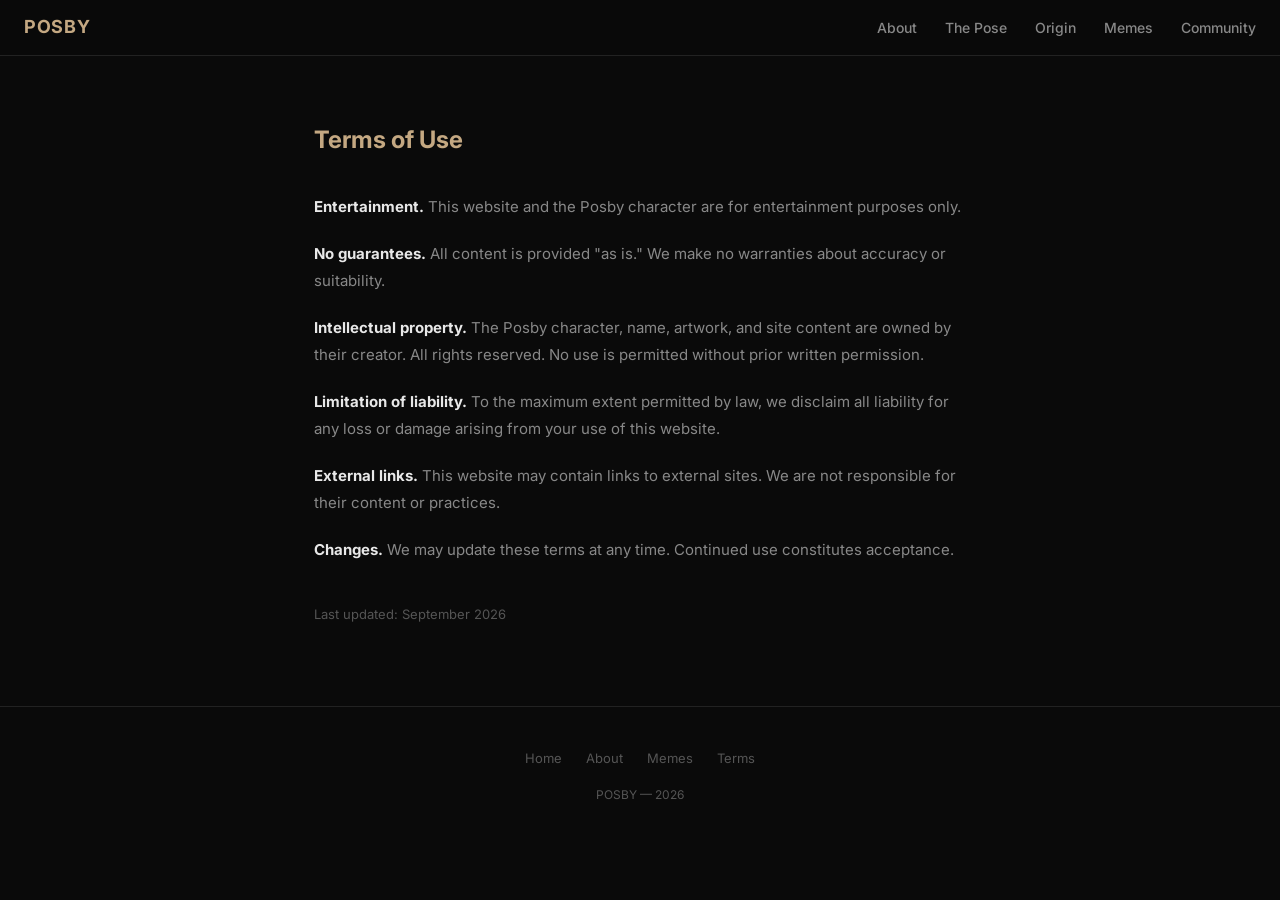
<file: terms.html>
<!DOCTYPE html>
<html lang="en">
<head>
  <meta charset="UTF-8">
  <meta name="viewport" content="width=device-width, initial-scale=1.0">
  <title>POSBY — Terms</title>
  <meta name="description" content="Terms of use for the Posby website.">
  <link rel="icon" type="image/svg+xml" href="assets/images/favicon.svg">
  <link rel="preconnect" href="https://fonts.googleapis.com">
  <link rel="preconnect" href="https://fonts.gstatic.com" crossorigin>
  <link href="https://fonts.googleapis.com/css2?family=Inter:wght@400;500;600;700;800&display=swap" rel="stylesheet">
  <link rel="stylesheet" href="assets/css/style.css">
</head>
<body>

<nav>
  <a href="/" class="logo">POSBY</a>
  <button class="nav-toggle" onclick="document.querySelector('.nav-links').classList.toggle('open')" aria-label="Menu">&#9776;</button>
  <ul class="nav-links">
    <li><a href="/#about">About</a></li>
    <li><a href="/#pose">The Pose</a></li>
    <li><a href="/#origin">Origin</a></li>
    <li><a href="/#memes">Memes</a></li>
    <li><a href="/#community">Community</a></li>
  </ul>
</nav>

<section style="padding-top: 120px; max-width: 700px;">
  <h2 style="color: var(--accent); margin-bottom: 32px;">Terms of Use</h2>

  <div style="font-size: 15px; color: var(--text-muted); line-height: 1.8;">
    <p style="margin-bottom: 20px;">
      <strong style="color: var(--text);">Entertainment.</strong>
      This website and the Posby character are for entertainment purposes only.
    </p>

    <p style="margin-bottom: 20px;">
      <strong style="color: var(--text);">No guarantees.</strong>
      All content is provided "as is." We make no warranties about accuracy or suitability.
    </p>

    <p style="margin-bottom: 20px;">
      <strong style="color: var(--text);">Intellectual property.</strong>
      The Posby character, name, artwork, and site content are owned by their creator.
      All rights reserved. No use is permitted without prior written permission.
    </p>

    <p style="margin-bottom: 20px;">
      <strong style="color: var(--text);">Limitation of liability.</strong>
      To the maximum extent permitted by law, we disclaim all liability for any loss
      or damage arising from your use of this website.
    </p>

    <p style="margin-bottom: 20px;">
      <strong style="color: var(--text);">External links.</strong>
      This website may contain links to external sites. We are not responsible for
      their content or practices.
    </p>

    <p style="margin-bottom: 20px;">
      <strong style="color: var(--text);">Changes.</strong>
      We may update these terms at any time. Continued use constitutes acceptance.
    </p>

    <p style="font-size: 13px; color: var(--text-dim); margin-top: 40px;">
      Last updated: September 2026
    </p>
  </div>
</section>

<footer>
  <div class="footer-links">
    <a href="/">Home</a>
    <a href="/#about">About</a>
    <a href="/#memes">Memes</a>
    <a href="/terms">Terms</a>
  </div>
  <p class="copyright">POSBY &mdash; 2026</p>
</footer>

</body>
</html>
</file>
<file: assets/css/style.css>
/* POSBY — Character-first website */
/* Dark theme, mobile-first, fast */

:root {
  --bg: #0a0a0a;
  --bg-card: #141414;
  --bg-card-hover: #1a1a1a;
  --text: #e8e8e8;
  --text-muted: #888;
  --text-dim: #555;
  --accent: #c4a882;
  --accent-light: #d4bc9a;
  --border: #222;
  --border-light: #2a2a2a;
  --radius: 12px;
  --radius-lg: 20px;
  --font: 'Inter', -apple-system, BlinkMacSystemFont, 'Segoe UI', sans-serif;
}

* { margin: 0; padding: 0; box-sizing: border-box; }

html {
  scroll-behavior: smooth;
  -webkit-text-size-adjust: 100%;
}

body {
  font-family: var(--font);
  background: var(--bg);
  color: var(--text);
  line-height: 1.7;
  font-size: 16px;
  overflow-x: hidden;
}

/* ---- NAV ---- */
nav {
  position: fixed;
  top: 0;
  left: 0;
  right: 0;
  z-index: 100;
  background: rgba(10,10,10,0.85);
  backdrop-filter: blur(12px);
  -webkit-backdrop-filter: blur(12px);
  border-bottom: 1px solid var(--border);
  padding: 0 24px;
  height: 56px;
  display: flex;
  align-items: center;
  justify-content: space-between;
}

nav .logo {
  font-size: 18px;
  font-weight: 700;
  letter-spacing: 0.04em;
  color: var(--accent);
  text-decoration: none;
}

nav .nav-links {
  display: flex;
  gap: 28px;
  list-style: none;
}

nav .nav-links a {
  color: var(--text-muted);
  text-decoration: none;
  font-size: 14px;
  font-weight: 500;
  transition: color 0.2s;
}

nav .nav-links a:hover { color: var(--text); }

/* Mobile nav toggle */
.nav-toggle { display: none; background: none; border: none; color: var(--text); font-size: 24px; cursor: pointer; }

@media (max-width: 640px) {
  .nav-toggle { display: block; }
  nav .nav-links {
    display: none;
    position: absolute;
    top: 56px;
    left: 0;
    right: 0;
    background: rgba(10,10,10,0.95);
    backdrop-filter: blur(12px);
    flex-direction: column;
    padding: 16px 24px;
    gap: 16px;
    border-bottom: 1px solid var(--border);
  }
  nav .nav-links.open { display: flex; }
  nav .nav-links a { font-size: 16px; }
}

/* ---- SECTIONS ---- */
section {
  padding: 80px 24px;
  max-width: 800px;
  margin: 0 auto;
}

/* ---- HERO ---- */
.hero {
  min-height: 100vh;
  display: flex;
  flex-direction: column;
  align-items: center;
  justify-content: center;
  text-align: center;
  padding-top: 56px;
  gap: 0;
}

.hero-image-wrap {
  width: 100%;
  max-width: 420px;
  margin-bottom: 32px;
  position: relative;
}

.hero-image-wrap::after {
  content: '';
  position: absolute;
  bottom: -40px;
  left: 50%;
  transform: translateX(-50%);
  width: 60%;
  height: 80px;
  background: radial-gradient(ellipse, rgba(0,0,0,0.5) 0%, transparent 70%);
  pointer-events: none;
}

.hero-image {
  width: 100%;
  height: auto;
  display: block;
  filter: drop-shadow(0 8px 32px rgba(0,0,0,0.6));
  animation: hero-float 6s ease-in-out infinite;
}

@keyframes hero-float {
  0%, 100% { transform: translateY(0); }
  50% { transform: translateY(-8px); }
}

.hero h1 {
  font-size: clamp(32px, 7vw, 60px);
  font-weight: 800;
  letter-spacing: 0.02em;
  color: var(--accent);
  margin-bottom: 16px;
  line-height: 1.15;
}

.hero .pose-label {
  display: inline-block;
  font-size: 13px;
  color: var(--text-dim);
  letter-spacing: 0.12em;
  text-transform: uppercase;
  border: 1px solid var(--border);
  padding: 6px 16px;
  border-radius: 20px;
}

/* ---- ABOUT ---- */
.about h2 {
  font-size: 28px;
  font-weight: 700;
  margin-bottom: 32px;
  color: var(--accent);
}

.about .trait-grid {
  display: grid;
  grid-template-columns: repeat(auto-fit, minmax(220px, 1fr));
  gap: 16px;
  margin-bottom: 40px;
}

.trait-card {
  background: var(--bg-card);
  border: 1px solid var(--border);
  border-radius: var(--radius);
  padding: 20px;
  transition: border-color 0.2s;
}

.trait-card:hover { border-color: var(--border-light); }

.trait-card .trait-icon {
  font-size: 20px;
  margin-bottom: 8px;
  color: var(--accent);
  opacity: 0.6;
  font-weight: 300;
}

.trait-card h3 {
  font-size: 15px;
  font-weight: 600;
  margin-bottom: 6px;
  color: var(--text);
}

.trait-card p {
  font-size: 14px;
  color: var(--text-muted);
  line-height: 1.5;
}

.about .description {
  font-size: 17px;
  color: var(--text-muted);
  line-height: 1.8;
  margin-bottom: 24px;
}

.about .description strong {
  color: var(--text);
}

/* ---- POSE ---- */
.pose-section {
  text-align: center;
}

.pose-section h2 {
  font-size: 28px;
  font-weight: 700;
  margin-bottom: 16px;
  color: var(--accent);
}

.pose-section .pose-description {
  font-size: 17px;
  color: var(--text-muted);
  max-width: 600px;
  margin: 0 auto 40px;
  line-height: 1.8;
}

.pose-visual {
  background: var(--bg-card);
  border: 1px solid var(--border);
  border-radius: var(--radius-lg);
  padding: 40px 32px 32px;
  max-width: 380px;
  margin: 0 auto;
}

.pose-image {
  width: 100%;
  max-width: 260px;
  height: auto;
  display: block;
  margin: 0 auto 20px;
  filter: drop-shadow(0 4px 16px rgba(0,0,0,0.4));
}

.pose-visual .pose-text {
  font-size: 15px;
  color: var(--text-dim);
  font-style: italic;
}

/* ---- ORIGIN ---- */
.origin h2 {
  font-size: 28px;
  font-weight: 700;
  margin-bottom: 32px;
  color: var(--accent);
}

.origin .story {
  font-size: 17px;
  color: var(--text-muted);
  line-height: 1.8;
  margin-bottom: 24px;
}

.origin .story strong {
  color: var(--text);
}

/* ---- FEATURED MEME ---- */
.gallery h2 {
  font-size: 28px;
  font-weight: 700;
  margin-bottom: 32px;
  color: var(--accent);
  text-align: center;
}

.featured-meme {
  max-width: 500px;
  margin: 0 auto;
  background: var(--bg-card);
  border: 1px solid var(--border);
  border-radius: var(--radius-lg);
  overflow: hidden;
  transition: border-color 0.2s, transform 0.2s;
}

.featured-meme:hover {
  border-color: var(--border-light);
  transform: translateY(-2px);
}

.featured-meme-image-wrap {
  width: 100%;
  aspect-ratio: 1 / 1;
  overflow: hidden;
  background: var(--bg);
  display: flex;
  align-items: center;
  justify-content: center;
}

.featured-meme-image {
  width: 100%;
  height: 100%;
  object-fit: cover;
  display: block;
}

.featured-meme-text {
  padding: 24px 20px;
  text-align: center;
}

.featured-meme-title {
  font-size: 22px;
  font-weight: 800;
  letter-spacing: 0.08em;
  color: var(--accent);
  margin-bottom: 8px;
}

.featured-meme-caption {
  font-size: 16px;
  color: var(--text-muted);
  font-style: italic;
}

/* ---- COMMUNITY ---- */
.community {
  text-align: center;
}

.community h2 {
  font-size: 28px;
  font-weight: 700;
  margin-bottom: 16px;
  color: var(--accent);
}

.community .community-text {
  font-size: 17px;
  color: var(--text-muted);
  max-width: 550px;
  margin: 0 auto 40px;
  line-height: 1.8;
}

.community-grid {
  display: grid;
  grid-template-columns: repeat(auto-fit, minmax(200px, 1fr));
  gap: 16px;
  max-width: 700px;
  margin: 0 auto;
}

.community-card {
  background: var(--bg-card);
  border: 1px solid var(--border);
  border-radius: var(--radius);
  padding: 24px 20px;
  text-align: center;
  transition: border-color 0.2s;
}

.community-card:hover { border-color: var(--border-light); }

.community-card .card-icon {
  font-size: 22px;
  margin-bottom: 12px;
  color: var(--accent);
  opacity: 0.5;
}

.community-card h3 {
  font-size: 15px;
  font-weight: 600;
  margin-bottom: 8px;
  color: var(--text);
}

.community-card p {
  font-size: 13px;
  color: var(--text-muted);
  line-height: 1.5;
}

/* ---- SOCIAL LINKS ---- */
.social-links {
  display: flex;
  justify-content: center;
  gap: 32px;
  margin-top: 40px;
}

.social-link {
  display: inline-flex;
  align-items: center;
  gap: 6px;
  text-decoration: none;
  font-size: 14px;
  font-weight: 500;
  color: var(--text-muted);
  transition: color 0.2s;
}

.social-link:hover {
  color: var(--text);
}

.social-platform {
  color: var(--text-dim);
  font-size: 12px;
  text-transform: uppercase;
  letter-spacing: 0.06em;
}

.social-handle {
  color: var(--accent);
}

/* ---- TOKEN ---- */
.token {
  text-align: center;
}

.token h2 {
  font-size: 28px;
  font-weight: 700;
  margin-bottom: 32px;
  color: var(--accent);
}

.token-card {
  max-width: 500px;
  margin: 0 auto;
  background: var(--bg-card);
  border: 1px solid var(--border);
  border-radius: var(--radius-lg);
  padding: 32px 24px;
  transition: border-color 0.2s;
}

.token-card:hover {
  border-color: var(--border-light);
}

.token-label {
  font-size: 12px;
  color: var(--text-dim);
  text-transform: uppercase;
  letter-spacing: 0.1em;
  margin-bottom: 16px;
}

.token-address-row {
  display: flex;
  align-items: center;
  justify-content: center;
  gap: 12px;
  margin-bottom: 20px;
}

.token-address {
  font-family: 'SF Mono', 'Fira Code', 'Consolas', monospace;
  font-size: 13px;
  color: var(--text-muted);
  background: var(--bg);
  border: 1px solid var(--border);
  border-radius: 8px;
  padding: 10px 14px;
  overflow: hidden;
  text-overflow: ellipsis;
  white-space: nowrap;
  max-width: 100%;
  display: block;
}

.token-copy {
  flex-shrink: 0;
  font-family: var(--font);
  font-size: 13px;
  font-weight: 500;
  color: var(--text);
  background: transparent;
  border: 1px solid var(--border);
  border-radius: 20px;
  padding: 8px 16px;
  cursor: pointer;
  transition: background 0.2s, border-color 0.2s;
  white-space: nowrap;
}

.token-copy:hover {
  background: var(--bg-card-hover);
  border-color: var(--border-light);
}

.token-link {
  display: inline-block;
  font-size: 14px;
  font-weight: 500;
  color: var(--accent);
  text-decoration: none;
  transition: color 0.2s;
}

.token-link:hover {
  color: var(--accent-light);
}

.token-verify {
  font-size: 12px;
  color: var(--text-dim);
  margin-top: 16px;
  line-height: 1.5;
}

/* ---- FOOTER ---- */
footer {
  border-top: 1px solid var(--border);
  padding: 40px 24px;
  text-align: center;
}

footer .footer-links {
  display: flex;
  justify-content: center;
  gap: 24px;
  margin-bottom: 16px;
  flex-wrap: wrap;
}

footer .footer-links a {
  color: var(--text-dim);
  text-decoration: none;
  font-size: 13px;
  transition: color 0.2s;
}

footer .footer-links a:hover { color: var(--text-muted); }

footer .copyright {
  font-size: 12px;
  color: var(--text-dim);
}

footer .disclaimer {
  font-size: 11px;
  color: var(--text-dim);
  max-width: 500px;
  margin: 12px auto 0;
  line-height: 1.5;
}

/* ---- DIVIDER ---- */
.divider {
  width: 40px;
  height: 1px;
  background: var(--border);
  margin: 0 auto;
}

/* ---- ANIMATIONS ---- */
.fade-in {
  opacity: 0;
  transform: translateY(20px);
  transition: opacity 0.6s ease, transform 0.6s ease;
}

.fade-in.visible {
  opacity: 1;
  transform: translateY(0);
}

/* ---- SCROLLBAR ---- */
::-webkit-scrollbar { width: 6px; }
::-webkit-scrollbar-track { background: var(--bg); }
::-webkit-scrollbar-thumb { background: var(--border-light); border-radius: 3px; }
::-webkit-scrollbar-thumb:hover { background: var(--text-dim); }

/* ---- SELECTION ---- */
::selection { background: var(--accent); color: var(--bg); }

/* ---- RESPONSIVE: HERO IMAGE ---- */
@media (max-width: 640px) {
  .hero {
    padding-left: 16px;
    padding-right: 16px;
  }

  .hero-image-wrap {
    max-width: 280px;
    margin-bottom: 24px;
  }

  .hero h1 {
    font-size: 28px;
  }

  .pose-visual {
    padding: 24px 20px 20px;
  }

  .pose-image {
    max-width: 200px;
  }

  .featured-meme {
    margin: 0 8px;
  }

  .featured-meme-title {
    font-size: 18px;
  }

  .token-card {
    margin: 0 8px;
    padding: 24px 16px;
  }

  .token-address-row {
    flex-direction: column;
    gap: 10px;
  }

  .token-address {
    font-size: 11px;
    padding: 8px 10px;
    text-align: center;
  }

  .social-links {
    flex-direction: column;
    gap: 16px;
  }
}

@media (min-width: 641px) and (max-width: 1024px) {
  .hero-image-wrap {
    max-width: 340px;
  }
}
</file>
